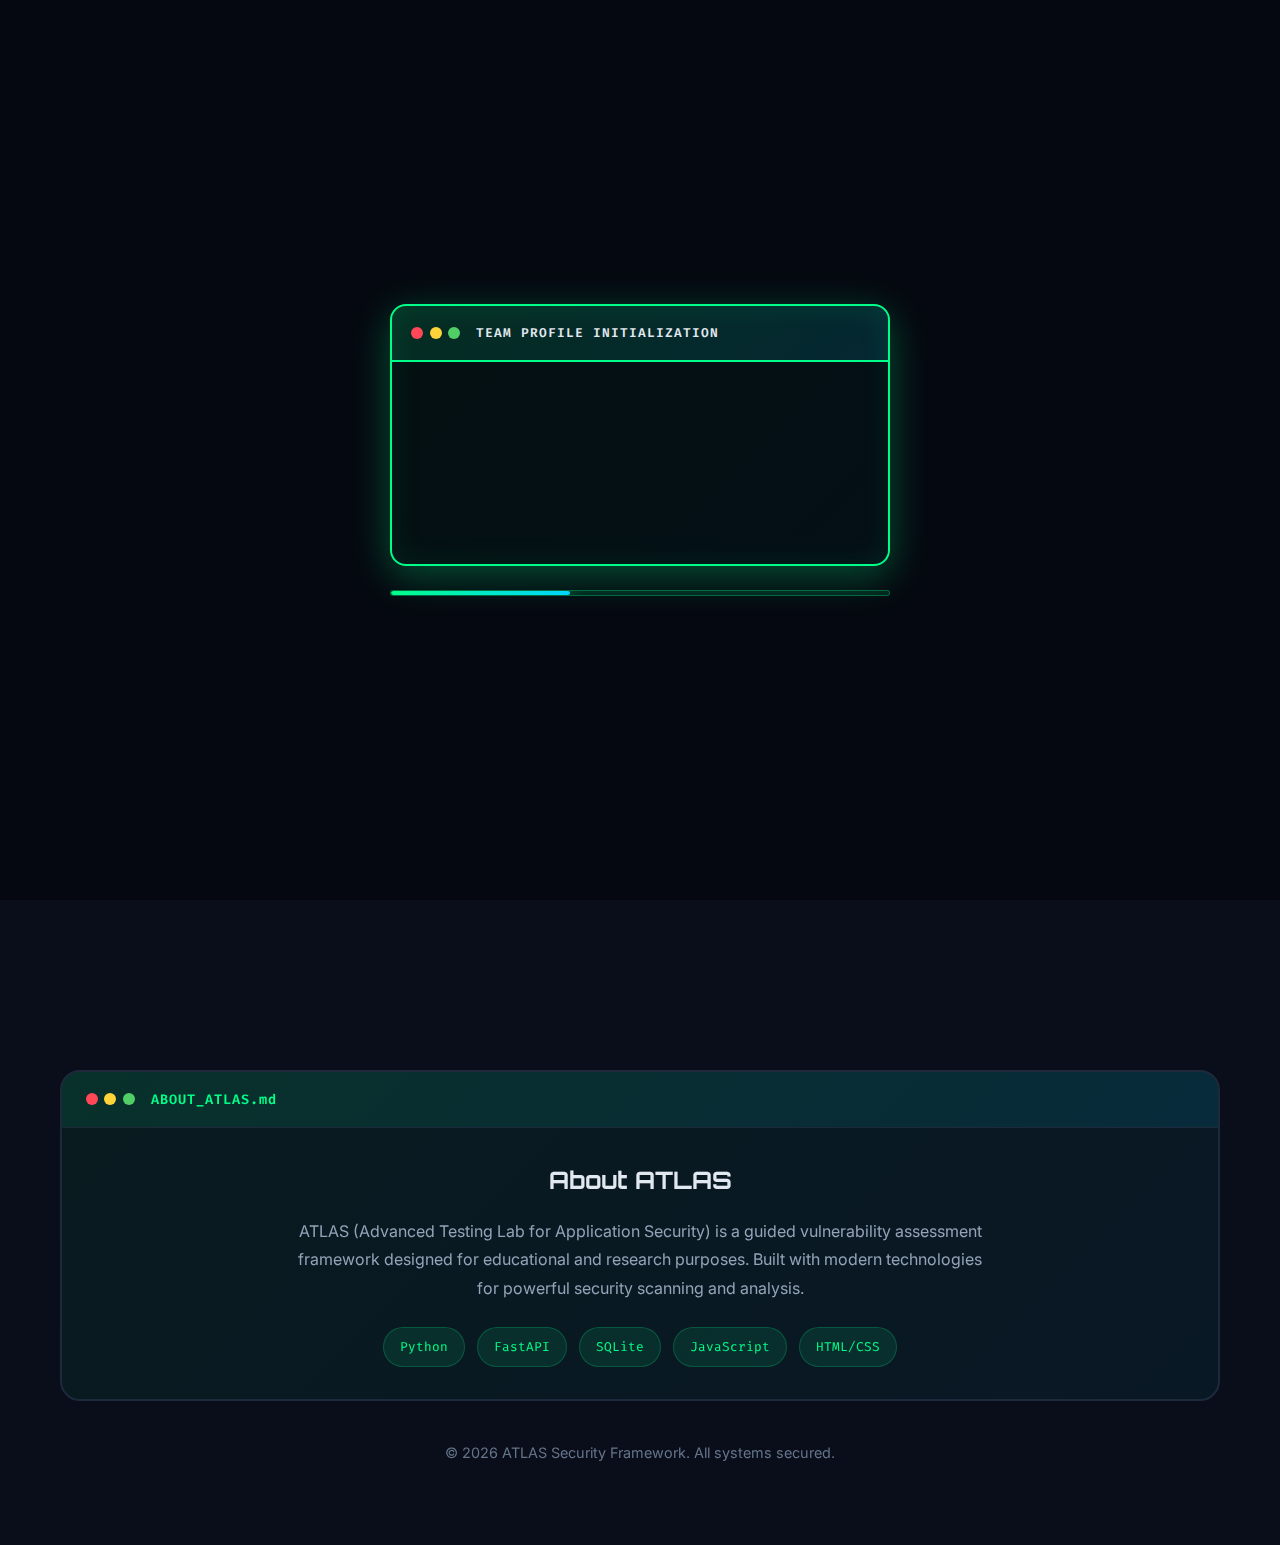
<file: web/about_team.html>
<!DOCTYPE html>
<html lang="en">

<head>
    <meta charset="UTF-8">
    <meta name="viewport" content="width=device-width, initial-scale=1.0, maximum-scale=5.0">
    <title>About Team - ATLAS</title>
    <meta name="description" content="Meet the ATLAS Security Assessment Framework team">

    <!-- Fonts -->
    <link rel="preconnect" href="https://fonts.googleapis.com">
    <link rel="preconnect" href="https://fonts.gstatic.com" crossorigin>
    <link
        href="https://fonts.googleapis.com/css2?family=Fira+Code:wght@300;400;500;600;700&family=Orbitron:wght@400;500;600;700;800;900&family=Inter:wght@300;400;500;600;700&display=swap"
        rel="stylesheet">

    <!-- Font Awesome -->
    <link rel="stylesheet" href="https://cdnjs.cloudflare.com/ajax/libs/font-awesome/6.4.0/css/all.min.css">

    <style>
        :root {
            --primary: #00ff88;
            --secondary: #00d4ff;
            --accent: #ff6b6b;
            --success: #51cf66;
            --warning: #ffd43b;
            --danger: #ff4757;
            --bg-dark: #0a0e1a;
            --bg-darker: #050810;
            --bg-card: #0f1419;
            --bg-hover: #1a1f2e;
            --border: #1e293b;
            --text-primary: #e2e8f0;
            --text-secondary: #94a3b8;
            --text-muted: #64748b;
            --gradient-1: linear-gradient(135deg, #00ff88 0%, #00d4ff 100%);
            --gradient-2: linear-gradient(135deg, #00d4ff 0%, #00ff88 100%);
            --shadow-glow: 0 0 30px rgba(0, 255, 136, 0.3);
            --shadow-glow-strong: 0 0 50px rgba(0, 255, 136, 0.5);
            --transition: 0.3s cubic-bezier(0.4, 0, 0.2, 1);
            --font-primary: 'Inter', sans-serif;
            --font-code: 'Fira Code', monospace;
            --font-tech: 'Orbitron', monospace;
        }

        * {
            margin: 0;
            padding: 0;
            box-sizing: border-box;
        }

        html {
            scroll-behavior: smooth;
        }

        body {
            font-family: var(--font-primary);
            background: var(--bg-dark);
            color: var(--text-primary);
            line-height: 1.7;
            min-height: 100vh;
            overflow-x: hidden;
        }

        /* Loader Screen */
        .loader-screen {
            position: fixed;
            top: 0;
            left: 0;
            width: 100%;
            height: 100%;
            background: var(--bg-darker);
            display: flex;
            justify-content: center;
            align-items: center;
            z-index: 10000;
            transition: opacity 0.6s ease, visibility 0.6s;
        }

        .loader-screen.hidden {
            opacity: 0;
            visibility: hidden;
        }

        .loader-container {
            max-width: 500px;
            width: 90%;
        }

        .hack-terminal {
            background: linear-gradient(135deg, rgba(0, 255, 136, 0.05) 0%, rgba(0, 212, 255, 0.05) 100%);
            border: 2px solid var(--primary);
            border-radius: 16px;
            overflow: hidden;
            box-shadow: 0 10px 40px rgba(0, 255, 136, 0.3), inset 0 0 30px rgba(0, 255, 136, 0.1);
            margin-bottom: 1.5rem;
        }

        .terminal-header {
            background: linear-gradient(135deg, rgba(0, 255, 136, 0.1) 0%, rgba(0, 212, 255, 0.1) 100%);
            padding: 1rem 1.2rem;
            display: flex;
            align-items: center;
            gap: 1rem;
            border-bottom: 2px solid var(--primary);
        }

        .terminal-dots {
            display: flex;
            gap: 0.4rem;
        }

        .dot {
            width: 12px;
            height: 12px;
            border-radius: 50%;
        }

        .dot.red {
            background: var(--danger);
        }

        .dot.yellow {
            background: var(--warning);
        }

        .dot.green {
            background: var(--success);
        }

        .terminal-title {
            color: var(--text-primary);
            font-family: var(--font-code);
            font-size: 0.8rem;
            font-weight: 600;
            letter-spacing: 1px;
        }

        .terminal-body {
            padding: 1.5rem;
            font-family: var(--font-code);
            font-size: 0.85rem;
            line-height: 1.8;
            min-height: 200px;
            background: rgba(0, 0, 0, 0.2);
        }

        .terminal-line {
            margin-bottom: 0.4rem;
            opacity: 0;
            animation: fadeInTerminal 0.5s ease forwards;
        }

        .terminal-line:nth-child(1) {
            animation-delay: 0.1s;
        }

        .terminal-line:nth-child(2) {
            animation-delay: 0.3s;
        }

        .terminal-line:nth-child(3) {
            animation-delay: 0.5s;
        }

        .terminal-line:nth-child(4) {
            animation-delay: 0.7s;
        }

        .terminal-line:nth-child(5) {
            animation-delay: 0.9s;
        }

        @keyframes fadeInTerminal {
            to {
                opacity: 1;
            }
        }

        .prompt {
            color: var(--primary);
            margin-right: 0.5rem;
        }

        .command {
            color: var(--text-primary);
        }

        .output {
            color: var(--text-secondary);
            display: block;
            margin-left: 1.5rem;
        }

        .output .success {
            color: var(--success);
        }

        .cursor {
            color: var(--primary);
            animation: blink 1s infinite;
        }

        @keyframes blink {

            0%,
            50% {
                opacity: 1;
            }

            51%,
            100% {
                opacity: 0;
            }
        }

        .loader-progress-container {
            width: 100%;
            height: 6px;
            background: rgba(0, 255, 136, 0.1);
            border-radius: 10px;
            overflow: hidden;
            border: 1px solid rgba(0, 255, 136, 0.3);
        }

        .loader-progress-bar {
            height: 100%;
            background: var(--gradient-1);
            width: 0%;
            box-shadow: 0 0 20px var(--primary);
            transition: width 0.3s ease;
            border-radius: 10px;
        }

        /* Main Page */
        .about-page {
            min-height: 100vh;
            background: var(--bg-dark);
            position: relative;
            overflow: hidden;
        }

        /* Animated Background */
        .bg-effects {
            position: fixed;
            top: 0;
            left: 0;
            width: 100%;
            height: 100%;
            z-index: 0;
            pointer-events: none;
        }

        .grid-overlay {
            position: absolute;
            top: 0;
            left: 0;
            width: 100%;
            height: 100%;
            background-image:
                linear-gradient(var(--primary) 1px, transparent 1px),
                linear-gradient(90deg, var(--primary) 1px, transparent 1px);
            background-size: 60px 60px;
            opacity: 0.03;
            animation: gridMove 30s linear infinite;
        }

        @keyframes gridMove {
            0% {
                transform: translate(0, 0);
            }

            100% {
                transform: translate(60px, 60px);
            }
        }

        .scan-line {
            position: absolute;
            top: 0;
            left: 0;
            width: 100%;
            height: 3px;
            background: var(--gradient-1);
            box-shadow: 0 0 20px var(--primary);
            animation: scanDown 4s linear infinite;
        }

        @keyframes scanDown {
            0% {
                top: -3px;
                opacity: 1;
            }

            100% {
                top: 100%;
                opacity: 0;
            }
        }

        .about-container {
            max-width: 1200px;
            margin: 0 auto;
            padding: 40px 20px;
            position: relative;
            z-index: 1;
        }

        /* Back Button */
        .back-btn {
            display: inline-flex;
            align-items: center;
            gap: 10px;
            padding: 12px 24px;
            background: rgba(0, 255, 136, 0.05);
            border: 1px solid rgba(0, 255, 136, 0.3);
            border-radius: 10px;
            color: var(--primary);
            text-decoration: none;
            font-weight: 500;
            font-family: var(--font-code);
            transition: all var(--transition);
            margin-bottom: 40px;
        }

        .back-btn:hover {
            background: rgba(0, 255, 136, 0.15);
            border-color: var(--primary);
            box-shadow: var(--shadow-glow);
            transform: translateX(-5px);
        }

        /* Header Section */
        .about-header {
            text-align: center;
            margin-bottom: 60px;
        }

        .header-badge {
            display: inline-flex;
            align-items: center;
            gap: 10px;
            padding: 10px 20px;
            background: linear-gradient(135deg, rgba(0, 255, 136, 0.15) 0%, rgba(0, 212, 255, 0.15) 100%);
            border: 1px solid rgba(0, 255, 136, 0.3);
            border-radius: 50px;
            margin-bottom: 20px;
            font-family: var(--font-code);
            font-size: 0.85rem;
            color: var(--primary);
            position: relative;
            overflow: hidden;
        }

        .header-badge::before {
            content: '';
            position: absolute;
            top: 0;
            left: -100%;
            width: 100%;
            height: 100%;
            background: linear-gradient(90deg, transparent, rgba(0, 255, 136, 0.2), transparent);
            animation: shimmer 3s infinite;
        }

        @keyframes shimmer {
            0% {
                left: -100%;
            }

            100% {
                left: 100%;
            }
        }

        .header-badge i {
            font-size: 1.1rem;
        }

        .about-logo {
            font-family: var(--font-tech);
            font-size: 3rem;
            font-weight: 800;
            background: var(--gradient-1);
            -webkit-background-clip: text;
            -webkit-text-fill-color: transparent;
            background-clip: text;
            margin-bottom: 16px;
            letter-spacing: 4px;
            text-shadow: 0 0 40px rgba(0, 255, 136, 0.5);
        }

        .about-title {
            font-size: 2rem;
            color: var(--text-primary);
            margin-bottom: 16px;
            font-weight: 600;
        }

        .about-subtitle {
            font-size: 1.1rem;
            color: var(--text-secondary);
            max-width: 600px;
            margin: 0 auto;
            line-height: 1.8;
        }

        /* Team Grid */
        .team-grid {
            display: grid;
            grid-template-columns: repeat(4, 1fr);
            gap: 24px;
            margin-bottom: 60px;
        }

        @media (max-width: 1200px) {
            .team-grid {
                grid-template-columns: repeat(2, 1fr);
            }
        }

        @media (max-width: 600px) {
            .team-grid {
                grid-template-columns: 1fr;
            }
        }

        /* Team Card */
        .team-card {
            background: linear-gradient(145deg, var(--bg-card), var(--bg-darker));
            border: 1px solid var(--border);
            border-radius: 20px;
            padding: 32px 24px;
            text-align: center;
            position: relative;
            overflow: hidden;
            transition: all var(--transition);
        }

        .team-card::before {
            content: '';
            position: absolute;
            top: 0;
            left: 0;
            right: 0;
            height: 3px;
            background: var(--gradient-1);
            opacity: 0;
            transition: opacity var(--transition);
        }

        .team-card::after {
            content: '';
            position: absolute;
            top: -50%;
            left: -50%;
            width: 200%;
            height: 200%;
            background: radial-gradient(circle, rgba(0, 255, 136, 0.1) 0%, transparent 70%);
            opacity: 0;
            transition: opacity var(--transition);
            pointer-events: none;
        }

        .team-card:hover {
            transform: translateY(-10px);
            border-color: var(--primary);
            box-shadow: 0 20px 60px rgba(0, 255, 136, 0.2), 0 0 40px rgba(0, 255, 136, 0.1);
        }

        .team-card:hover::before,
        .team-card:hover::after {
            opacity: 1;
        }

        .team-avatar {
            width: 100px;
            height: 100px;
            border-radius: 50%;
            background: linear-gradient(135deg, var(--primary), var(--secondary));
            display: flex;
            align-items: center;
            justify-content: center;
            margin: 0 auto 20px;
            font-size: 2.5rem;
            position: relative;
            box-shadow: 0 8px 30px rgba(0, 255, 136, 0.4);
        }

        .team-avatar::before {
            content: '';
            position: absolute;
            inset: -4px;
            border-radius: 50%;
            background: var(--gradient-1);
            z-index: -1;
            opacity: 0.5;
            animation: pulse-ring 2s ease-out infinite;
        }

        @keyframes pulse-ring {
            0% {
                transform: scale(1);
                opacity: 0.5;
            }

            100% {
                transform: scale(1.2);
                opacity: 0;
            }
        }

        .team-name {
            font-size: 1.4rem;
            font-weight: 700;
            color: var(--text-primary);
            margin-bottom: 8px;
            font-family: var(--font-tech);
            letter-spacing: 1px;
        }

        .team-role {
            font-size: 0.9rem;
            color: var(--primary);
            margin-bottom: 16px;
            font-weight: 600;
            font-family: var(--font-code);
            text-transform: uppercase;
            letter-spacing: 1px;
        }

        .team-bio {
            font-size: 0.95rem;
            color: var(--text-secondary);
            line-height: 1.7;
            margin-bottom: 24px;
        }

        .team-social {
            display: flex;
            justify-content: center;
            gap: 16px;
        }

        .social-link {
            width: 44px;
            height: 44px;
            border-radius: 12px;
            background: rgba(0, 255, 136, 0.05);
            border: 1px solid rgba(0, 255, 136, 0.2);
            display: flex;
            align-items: center;
            justify-content: center;
            color: var(--text-secondary);
            text-decoration: none;
            transition: all var(--transition);
            font-size: 1.1rem;
        }

        .social-link:hover {
            background: var(--primary);
            border-color: var(--primary);
            color: var(--bg-dark);
            transform: translateY(-3px);
            box-shadow: 0 10px 30px rgba(0, 255, 136, 0.4);
        }

        /* Project Info Section */
        .project-info {
            background: linear-gradient(135deg, rgba(0, 255, 136, 0.05) 0%, rgba(0, 212, 255, 0.05) 100%);
            border: 2px solid var(--border);
            border-radius: 20px;
            overflow: hidden;
            position: relative;
        }

        .project-header {
            background: linear-gradient(135deg, rgba(0, 255, 136, 0.1) 0%, rgba(0, 212, 255, 0.1) 100%);
            padding: 1rem 1.5rem;
            display: flex;
            align-items: center;
            gap: 1rem;
            border-bottom: 1px solid var(--border);
        }

        .project-dots {
            display: flex;
            gap: 0.4rem;
        }

        .project-title {
            color: var(--primary);
            font-family: var(--font-code);
            font-size: 0.85rem;
            font-weight: 600;
            letter-spacing: 1px;
        }

        .project-body {
            padding: 2rem;
            text-align: center;
        }

        .project-body h3 {
            font-size: 1.5rem;
            color: var(--text-primary);
            margin-bottom: 16px;
            font-family: var(--font-tech);
        }

        .project-body p {
            color: var(--text-secondary);
            max-width: 700px;
            margin: 0 auto;
            line-height: 1.8;
        }

        .tech-stack {
            display: flex;
            justify-content: center;
            gap: 12px;
            margin-top: 24px;
            flex-wrap: wrap;
        }

        .tech-tag {
            padding: 8px 16px;
            background: rgba(0, 255, 136, 0.1);
            border: 1px solid rgba(0, 255, 136, 0.2);
            border-radius: 20px;
            font-family: var(--font-code);
            font-size: 0.8rem;
            color: var(--primary);
        }

        /* Footer */
        .page-footer {
            text-align: center;
            padding: 40px 20px;
            color: var(--text-muted);
            font-size: 0.9rem;
        }

        .page-footer a {
            color: var(--primary);
            text-decoration: none;
        }

        /* Responsive */
        @media (max-width: 768px) {
            .about-logo {
                font-size: 2rem;
            }

            .about-title {
                font-size: 1.5rem;
            }

            .team-grid {
                grid-template-columns: 1fr;
            }

            .about-container {
                padding: 20px 16px;
            }
        }
    </style>
</head>

<body>
    <!-- Loader Screen -->
    <div class="loader-screen" id="loader">
        <div class="loader-container">
            <div class="hack-terminal">
                <div class="terminal-header">
                    <div class="terminal-dots">
                        <span class="dot red"></span>
                        <span class="dot yellow"></span>
                        <span class="dot green"></span>
                    </div>
                    <div class="terminal-title">TEAM PROFILE INITIALIZATION</div>
                </div>
                <div class="terminal-body">
                    <div class="terminal-line">
                        <span class="prompt">atlas@security:~$</span>
                        <span class="command">./load_team_data.sh</span>
                    </div>
                    <div class="terminal-line">
                        <span class="output">[INFO] Loading team profiles...</span>
                    </div>
                    <div class="terminal-line">
                        <span class="output">[INFO] Fetching credentials: <span class="success">VERIFIED</span></span>
                    </div>
                    <div class="terminal-line">
                        <span class="output">[INFO] Security clearance: <span class="success">GRANTED</span></span>
                    </div>
                    <div class="terminal-line">
                        <span class="output success">[SUCCESS] Team data loaded. Access authorized.</span>
                    </div>
                </div>
            </div>
            <div class="loader-progress-container">
                <div class="loader-progress-bar" id="loaderProgress"></div>
            </div>
        </div>
    </div>

    <div class="about-page">
        <!-- Background Effects -->
        <div class="bg-effects">
            <div class="grid-overlay"></div>
            <div class="scan-line"></div>
        </div>

        <div class="about-container">
            <a href="/" class="back-btn">
                <i class="fas fa-arrow-left"></i>
                <span>Back to Dashboard</span>
            </a>

            <header class="about-header">
                <div class="header-badge">
                    <i class="fas fa-shield-alt"></i>
                    <span>ELITE SECURITY TEAM</span>
                </div>
                <div class="about-logo">ATLAS</div>
                <h1 class="about-title">Meet Our Team</h1>
                <p class="about-subtitle">
                    The passionate security researchers behind the Advanced Testing Lab for Application Security
                    framework.
                </p>
            </header>

            <div class="team-grid">
                <!-- Team Member 1 -->
                <div class="team-card">
                    <div class="team-avatar">👨‍💻</div>
                    <h3 class="team-name">Abhinav Patel</h3>
                    <p class="team-role">Cybersecurity x AI Engineer</p>
                    <p class="team-bio">
                        Cybersecurity engineer with an AI twist. I break things (ethically), fix them properly, and
                        occasionally teach machines to spot trouble faster than humans can.
                    </p>
                    <div class="team-social">
                        <a href="https://github.com/b1tw1z" class="social-link" title="GitHub" target="_blank">
                            <i class="fab fa-github"></i>
                        </a>
                        <a href="https://www.linkedin.com/in/abhinav-io/" class="social-link" title="LinkedIn"
                            target="_blank">
                            <i class="fab fa-linkedin-in"></i>
                        </a>
                    </div>
                </div>

                <!-- Team Member 2 -->
                <div class="team-card">
                    <div class="team-avatar">🕵🏻‍♂️</div>
                    <h3 class="team-name">Aryan Upadhyay</h3>
                    <p class="team-role">Security Researcher</p>
                    <p class="team-bio">
                        Expert in web application vulnerabilities and penetration testing. Professional overthinker of
                        security flaws.
                    </p>
                    <div class="team-social">
                        <a href="https://github.com/GitHuntr" class="social-link" title="GitHub" target="_blank">
                            <i class="fab fa-github"></i>
                        </a>
                        <a href="https://www.linkedin.com/in/aryan-upadhyay-2ba98b28a/" class="social-link"
                            title="LinkedIn" target="_blank">
                            <i class="fab fa-linkedin-in"></i>
                        </a>
                    </div>
                </div>

                <!-- Team Member 3 -->
                <div class="team-card">
                    <div class="team-avatar"><i class="fas fa-shield-alt"></i></div>
                    <h3 class="team-name">Team Member 3</h3>
                    <p class="team-role">UI/UX Designer</p>
                    <p class="team-bio">
                        Creates intuitive interfaces for security tools. Believes great security tools should be easy to
                        use.
                    </p>
                    <div class="team-social">
                        <a href="#" class="social-link" title="GitHub">
                            <i class="fab fa-github"></i>
                        </a>
                        <a href="#" class="social-link" title="LinkedIn">
                            <i class="fab fa-linkedin-in"></i>
                        </a>
                    </div>
                </div>

                <!-- Team Member 4 -->
                <div class="team-card">
                    <div class="team-avatar">🔐</div>
                    <h3 class="team-name">Team Member 4</h3>
                    <p class="team-role">Backend Engineer</p>
                    <p class="team-bio">
                        Builds robust and secure backend systems. Focused on performance and reliability.
                    </p>
                    <div class="team-social">
                        <a href="#" class="social-link" title="GitHub">
                            <i class="fab fa-github"></i>
                        </a>
                        <a href="#" class="social-link" title="LinkedIn">
                            <i class="fab fa-linkedin-in"></i>
                        </a>
                    </div>
                </div>
            </div>

            <!-- Project Info -->
            <div class="project-info">
                <div class="project-header">
                    <div class="project-dots">
                        <span class="dot red"></span>
                        <span class="dot yellow"></span>
                        <span class="dot green"></span>
                    </div>
                    <div class="project-title">ABOUT_ATLAS.md</div>
                </div>
                <div class="project-body">
                    <h3>About ATLAS</h3>
                    <p>
                        ATLAS (Advanced Testing Lab for Application Security) is a guided vulnerability assessment
                        framework designed for educational and research purposes. Built with modern technologies for
                        powerful security scanning and analysis.
                    </p>
                    <div class="tech-stack">
                        <span class="tech-tag">Python</span>
                        <span class="tech-tag">FastAPI</span>
                        <span class="tech-tag">SQLite</span>
                        <span class="tech-tag">JavaScript</span>
                        <span class="tech-tag">HTML/CSS</span>
                    </div>
                </div>
            </div>

            <footer class="page-footer">
                <p>© 2026 ATLAS Security Framework. All systems secured.</p>
            </footer>
        </div>
    </div>

    <script>
        // Loader Animation
        document.addEventListener('DOMContentLoaded', function () {
            const loader = document.getElementById('loader');
            const progressBar = document.getElementById('loaderProgress');
            let progress = 0;

            const interval = setInterval(() => {
                progress += Math.random() * 15;
                if (progress >= 100) {
                    progress = 100;
                    clearInterval(interval);
                    setTimeout(() => {
                        loader.classList.add('hidden');
                    }, 300);
                }
                progressBar.style.width = progress + '%';
            }, 150);
        });

        // Add stagger animation to team cards
        document.querySelectorAll('.team-card').forEach((card, index) => {
            card.style.animationDelay = `${index * 0.1}s`;
            card.style.opacity = '0';
            card.style.transform = 'translateY(30px)';

            setTimeout(() => {
                card.style.transition = 'all 0.6s cubic-bezier(0.4, 0, 0.2, 1)';
                card.style.opacity = '1';
                card.style.transform = 'translateY(0)';
            }, 1500 + (index * 100));
        });
    </script>
</body>

</html>
</file>
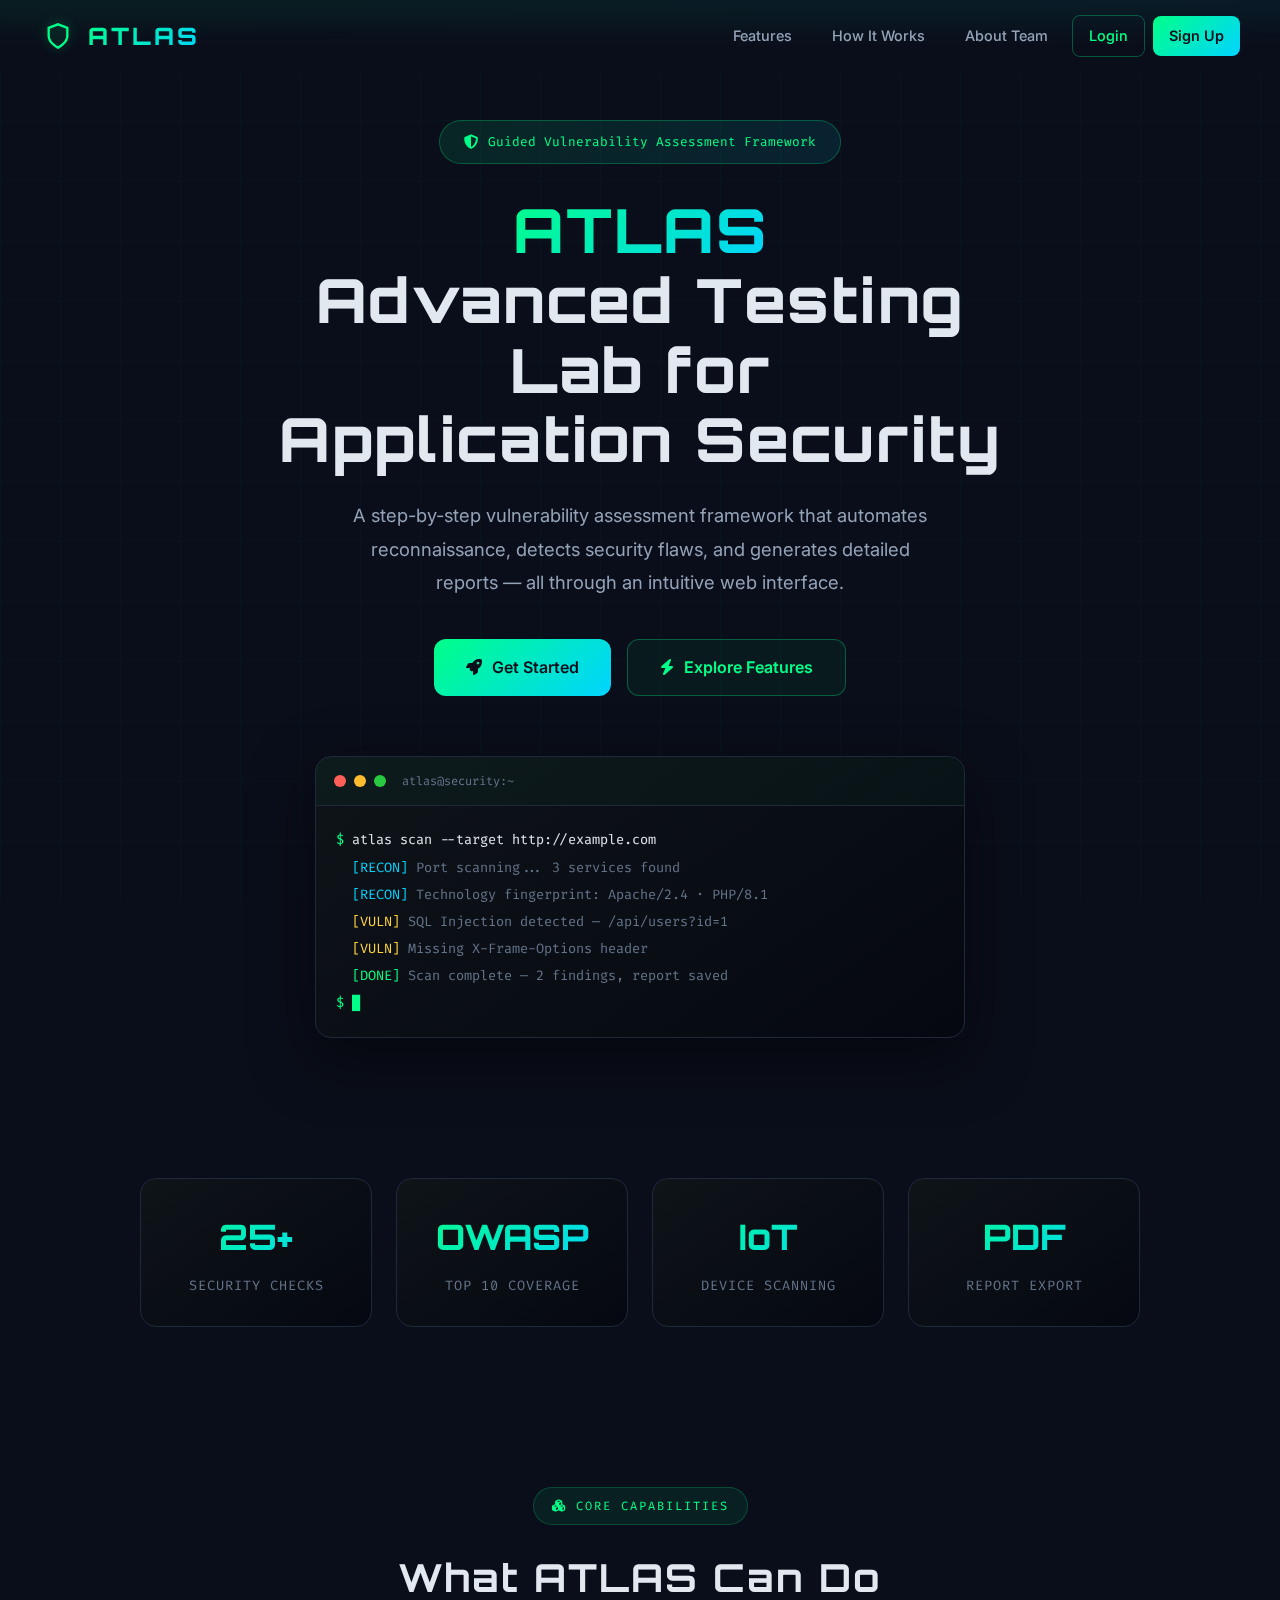
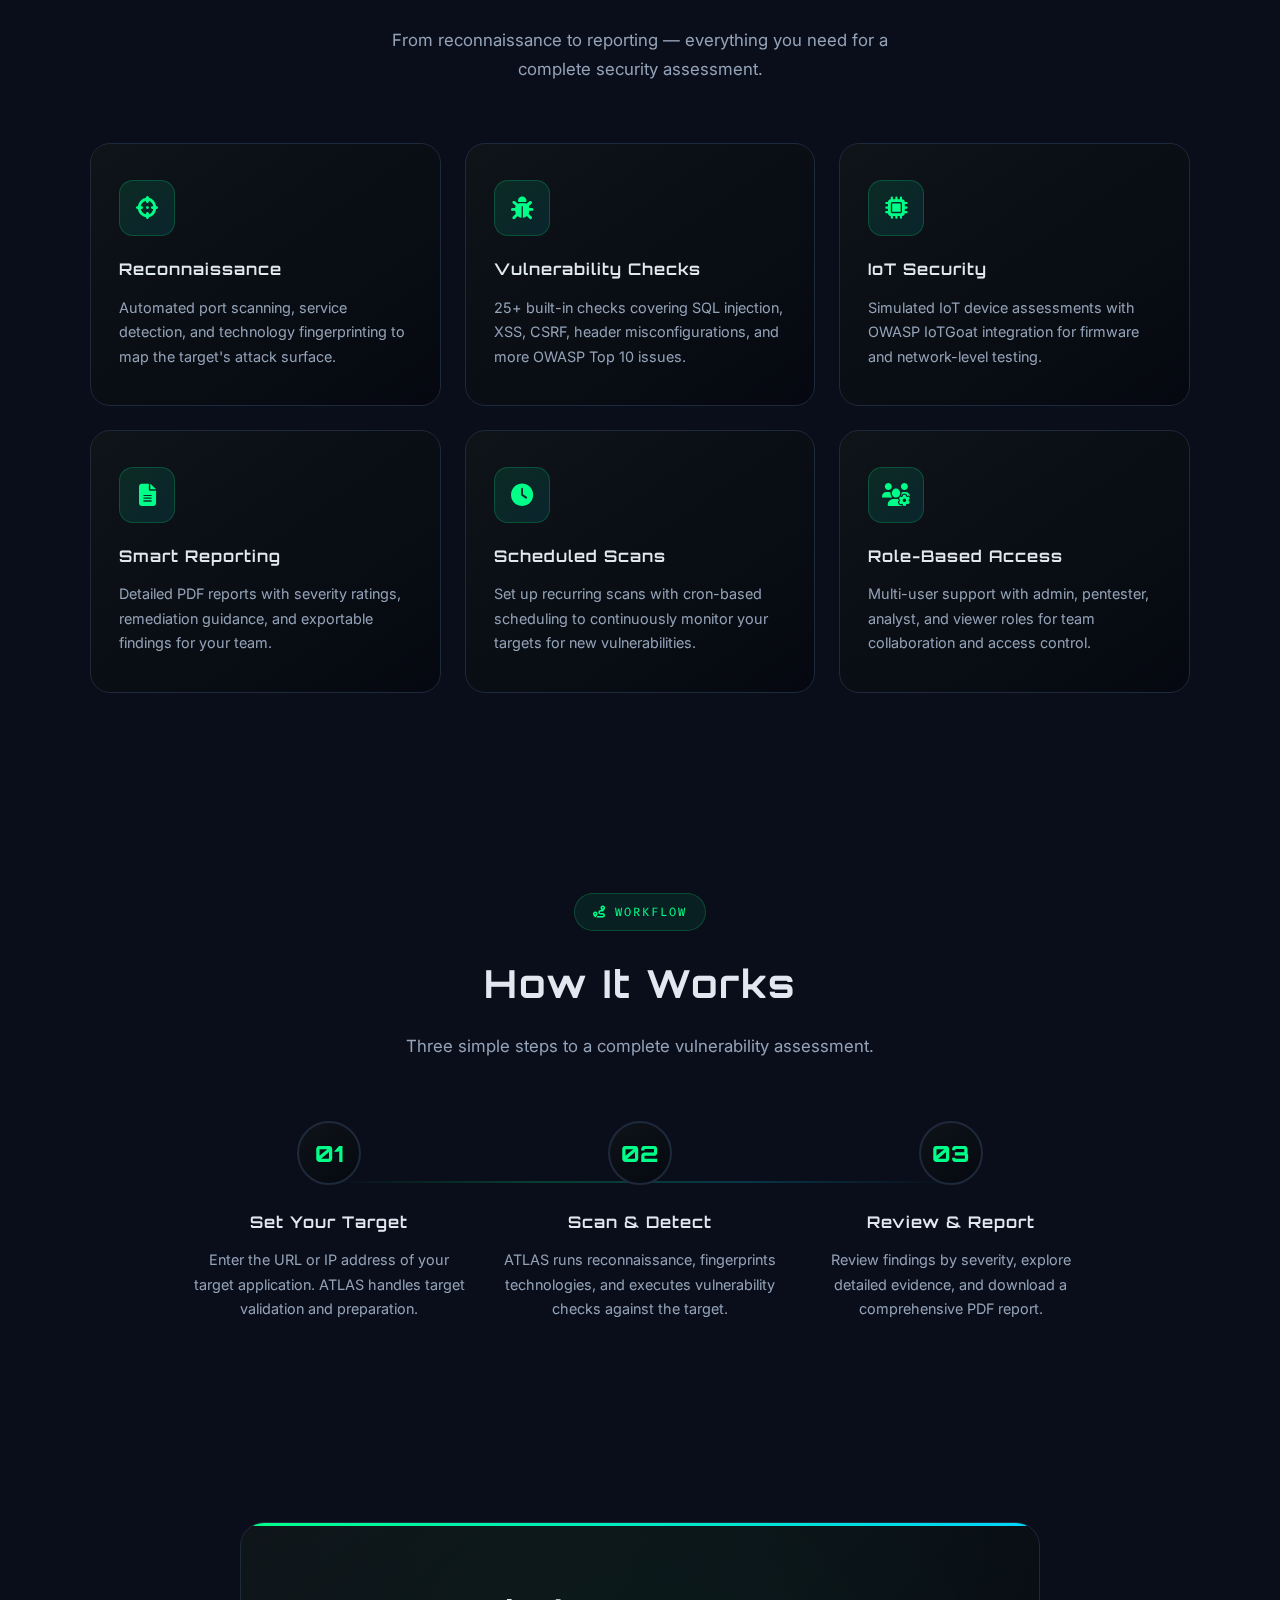
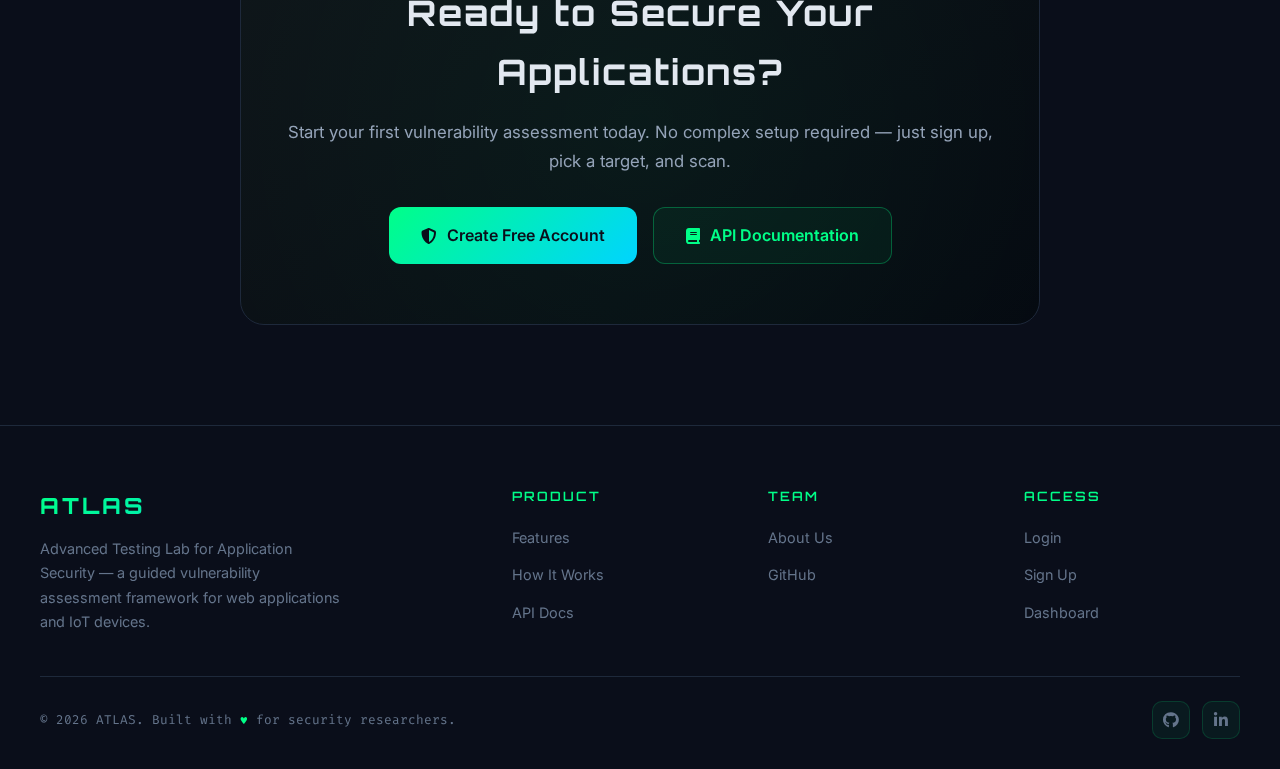
<file: web/landing.html>
<!DOCTYPE html>
<html lang="en">

<head>
    <meta charset="UTF-8">
    <meta name="viewport" content="width=device-width, initial-scale=1.0">
    <title>ATLAS — Advanced Testing Lab for Application Security</title>
    <meta name="description"
        content="ATLAS is a guided vulnerability assessment framework for web applications and IoT devices. Scan, detect, and report security flaws with ease.">

    <!-- Fonts -->
    <link rel="preconnect" href="https://fonts.googleapis.com">
    <link rel="preconnect" href="https://fonts.gstatic.com" crossorigin>
    <link
        href="https://fonts.googleapis.com/css2?family=Fira+Code:wght@400;500;600&family=Orbitron:wght@500;600;700;800;900&family=Inter:wght@300;400;500;600;700&display=swap"
        rel="stylesheet">
    <link rel="stylesheet" href="https://cdnjs.cloudflare.com/ajax/libs/font-awesome/6.4.0/css/all.min.css">
    <link rel="icon" type="image/svg+xml" href="/static/assets/favicon.svg">

    <style>
        /* ===== RESET & VARIABLES ===== */
        :root {
            --primary: #00ff88;
            --secondary: #00d4ff;
            --accent: #ff6b6b;
            --bg-dark: #0a0e1a;
            --bg-darker: #050810;
            --bg-card: #0f1419;
            --border: #1e293b;
            --text-primary: #e2e8f0;
            --text-secondary: #94a3b8;
            --text-muted: #64748b;
            --gradient-main: linear-gradient(135deg, #00ff88, #00d4ff);
            --gradient-card: linear-gradient(145deg, #0f1419, #050810);
            --font-primary: 'Inter', sans-serif;
            --font-code: 'Fira Code', monospace;
            --font-tech: 'Orbitron', monospace;
        }

        *,
        *::before,
        *::after {
            margin: 0;
            padding: 0;
            box-sizing: border-box;
        }

        html {
            scroll-behavior: smooth;
        }

        body {
            font-family: var(--font-primary);
            background: var(--bg-dark);
            color: var(--text-primary);
            line-height: 1.7;
            overflow-x: hidden;
        }

        a {
            text-decoration: none;
            color: inherit;
        }

        /* ===== ANIMATED BACKGROUND ===== */
        .bg-effects {
            position: fixed;
            top: 0;
            left: 0;
            width: 100%;
            height: 100%;
            z-index: 0;
            pointer-events: none;
        }

        .grid-overlay {
            position: absolute;
            width: 100%;
            height: 100%;
            background-image:
                linear-gradient(var(--primary) 1px, transparent 1px),
                linear-gradient(90deg, var(--primary) 1px, transparent 1px);
            background-size: 60px 60px;
            opacity: 0.025;
            animation: gridMove 30s linear infinite;
        }

        @keyframes gridMove {
            from {
                transform: translate(0, 0);
            }

            to {
                transform: translate(60px, 60px);
            }
        }

        .scan-line {
            position: absolute;
            top: 0;
            left: 0;
            width: 100%;
            height: 3px;
            background: var(--gradient-main);
            box-shadow: 0 0 20px var(--primary);
            animation: scanDown 5s linear infinite;
        }

        @keyframes scanDown {
            0% {
                top: -3px;
                opacity: 1;
            }

            100% {
                top: 100%;
                opacity: 0;
            }
        }

        /* Floating particles */
        .particles {
            position: fixed;
            top: 0;
            left: 0;
            width: 100%;
            height: 100%;
            pointer-events: none;
            z-index: 0;
        }

        .particle {
            position: absolute;
            width: 3px;
            height: 3px;
            background: var(--primary);
            border-radius: 50%;
            animation: floatUp 10s infinite;
            opacity: 0;
        }

        .particle:nth-child(1) {
            left: 8%;
            animation-delay: 0s;
        }

        .particle:nth-child(2) {
            left: 18%;
            animation-delay: 1.2s;
        }

        .particle:nth-child(3) {
            left: 28%;
            animation-delay: 2.4s;
        }

        .particle:nth-child(4) {
            left: 42%;
            animation-delay: 0.8s;
        }

        .particle:nth-child(5) {
            left: 55%;
            animation-delay: 3.5s;
        }

        .particle:nth-child(6) {
            left: 65%;
            animation-delay: 1.8s;
        }

        .particle:nth-child(7) {
            left: 75%;
            animation-delay: 4s;
        }

        .particle:nth-child(8) {
            left: 88%;
            animation-delay: 2s;
        }

        .particle:nth-child(9) {
            left: 95%;
            animation-delay: 0.5s;
        }

        .particle:nth-child(10) {
            left: 35%;
            animation-delay: 3s;
        }

        @keyframes floatUp {
            0% {
                transform: translateY(100vh) scale(0);
                opacity: 0;
            }

            10% {
                opacity: 0.8;
            }

            90% {
                opacity: 0.6;
            }

            100% {
                transform: translateY(-100vh) scale(1);
                opacity: 0;
            }
        }

        /* ===== CONTAINER ===== */
        .container {
            max-width: 1200px;
            margin: 0 auto;
            padding: 0 24px;
            position: relative;
            z-index: 1;
        }

        /* ===== HEADER / NAVBAR ===== */
        .navbar {
            position: fixed;
            top: 0;
            left: 0;
            right: 0;
            z-index: 1000;
            padding: 0 24px;
            transition: all 0.3s ease;
            background: rgba(10, 14, 26, 0.6);
            backdrop-filter: blur(20px);
            -webkit-backdrop-filter: blur(20px);
            border-bottom: 1px solid transparent;
        }

        .navbar.scrolled {
            background: rgba(10, 14, 26, 0.95);
            border-bottom: 1px solid var(--border);
            box-shadow: 0 4px 30px rgba(0, 0, 0, 0.4);
        }

        .navbar-inner {
            max-width: 1200px;
            margin: 0 auto;
            display: flex;
            align-items: center;
            justify-content: space-between;
            height: 72px;
        }

        .navbar-logo {
            display: flex;
            align-items: center;
            gap: 12px;
        }

        .navbar-logo-icon {
            width: 36px;
            height: 36px;
            display: flex;
            align-items: center;
            justify-content: center;
        }

        .navbar-logo-icon svg {
            stroke: var(--primary);
            filter: drop-shadow(0 0 6px rgba(0, 255, 136, 0.4));
        }

        .navbar-logo-text {
            font-family: var(--font-tech);
            font-size: 1.5rem;
            font-weight: 800;
            background: var(--gradient-main);
            -webkit-background-clip: text;
            -webkit-text-fill-color: transparent;
            background-clip: text;
            letter-spacing: 3px;
        }

        .navbar-links {
            display: flex;
            align-items: center;
            gap: 8px;
            list-style: none;
        }

        .navbar-links a {
            padding: 8px 16px;
            border-radius: 8px;
            font-size: 0.9rem;
            font-weight: 500;
            color: var(--text-secondary);
            transition: all 0.3s ease;
        }

        .navbar-links a:hover {
            color: var(--primary);
            background: rgba(0, 255, 136, 0.05);
        }

        .navbar-links .btn-nav-login {
            color: var(--primary);
            border: 1px solid rgba(0, 255, 136, 0.3);
        }

        .navbar-links .btn-nav-login:hover {
            background: rgba(0, 255, 136, 0.1);
            border-color: var(--primary);
            box-shadow: 0 0 15px rgba(0, 255, 136, 0.2);
        }

        .navbar-links .btn-nav-signup {
            background: var(--gradient-main);
            color: var(--bg-dark);
            font-weight: 600;
            border: none;
        }

        .navbar-links .btn-nav-signup:hover {
            box-shadow: 0 4px 20px rgba(0, 255, 136, 0.4);
            transform: translateY(-1px);
        }

        /* Mobile menu toggle */
        .mobile-toggle {
            display: none;
            flex-direction: column;
            gap: 5px;
            background: none;
            border: none;
            cursor: pointer;
            padding: 4px;
        }

        .mobile-toggle span {
            width: 24px;
            height: 2px;
            background: var(--text-primary);
            border-radius: 2px;
            transition: all 0.3s;
        }

        /* ===== HERO SECTION ===== */
        .hero {
            min-height: 100vh;
            display: flex;
            align-items: center;
            justify-content: center;
            text-align: center;
            padding: 120px 24px 80px;
            position: relative;
        }

        .hero-content {
            max-width: 800px;
            animation: fadeSlideUp 1s cubic-bezier(0.4, 0, 0.2, 1);
        }

        @keyframes fadeSlideUp {
            from {
                opacity: 0;
                transform: translateY(50px);
            }

            to {
                opacity: 1;
                transform: translateY(0);
            }
        }

        .hero-badge {
            display: inline-flex;
            align-items: center;
            gap: 10px;
            padding: 10px 24px;
            background: linear-gradient(135deg, rgba(0, 255, 136, 0.1), rgba(0, 212, 255, 0.1));
            border: 1px solid rgba(0, 255, 136, 0.25);
            border-radius: 50px;
            font-family: var(--font-code);
            font-size: 0.8rem;
            color: var(--primary);
            margin-bottom: 32px;
            position: relative;
            overflow: hidden;
        }

        .hero-badge::before {
            content: '';
            position: absolute;
            top: 0;
            left: -100%;
            width: 100%;
            height: 100%;
            background: linear-gradient(90deg, transparent, rgba(0, 255, 136, 0.15), transparent);
            animation: shimmer 3s infinite;
        }

        @keyframes shimmer {
            to {
                left: 100%;
            }
        }

        .hero-badge i {
            font-size: 0.9rem;
        }

        .hero h1 {
            font-family: var(--font-tech);
            font-size: clamp(2.2rem, 5vw, 3.8rem);
            font-weight: 800;
            line-height: 1.15;
            margin-bottom: 24px;
            letter-spacing: 2px;
        }

        .hero h1 .gradient-text {
            background: var(--gradient-main);
            -webkit-background-clip: text;
            -webkit-text-fill-color: transparent;
            background-clip: text;
        }

        .hero-subtitle {
            font-size: 1.15rem;
            color: var(--text-secondary);
            max-width: 600px;
            margin: 0 auto 40px;
            line-height: 1.8;
        }

        .hero-actions {
            display: flex;
            gap: 16px;
            justify-content: center;
            flex-wrap: wrap;
        }

        .btn {
            display: inline-flex;
            align-items: center;
            gap: 10px;
            padding: 14px 32px;
            border-radius: 12px;
            font-size: 1rem;
            font-weight: 600;
            cursor: pointer;
            transition: all 0.3s ease;
            border: none;
            text-decoration: none;
        }

        .btn-primary {
            background: var(--gradient-main);
            color: var(--bg-dark);
        }

        .btn-primary:hover {
            transform: translateY(-3px);
            box-shadow: 0 10px 40px rgba(0, 255, 136, 0.4);
        }

        .btn-secondary {
            background: rgba(0, 255, 136, 0.05);
            color: var(--primary);
            border: 1px solid rgba(0, 255, 136, 0.3);
        }

        .btn-secondary:hover {
            background: rgba(0, 255, 136, 0.1);
            border-color: var(--primary);
            transform: translateY(-3px);
            box-shadow: 0 10px 40px rgba(0, 255, 136, 0.15);
        }

        /* Terminal preview in hero */
        .hero-terminal {
            margin-top: 60px;
            max-width: 650px;
            margin-left: auto;
            margin-right: auto;
            text-align: left;
            background: var(--gradient-card);
            border: 1px solid var(--border);
            border-radius: 16px;
            overflow: hidden;
            animation: fadeSlideUp 1s 0.3s cubic-bezier(0.4, 0, 0.2, 1) backwards;
            box-shadow: 0 20px 60px rgba(0, 0, 0, 0.5);
        }

        .hero-terminal:hover {
            border-color: rgba(0, 255, 136, 0.3);
            box-shadow: 0 20px 60px rgba(0, 0, 0, 0.5), 0 0 40px rgba(0, 255, 136, 0.1);
        }

        .terminal-bar {
            display: flex;
            align-items: center;
            gap: 8px;
            padding: 14px 18px;
            background: rgba(0, 255, 136, 0.03);
            border-bottom: 1px solid var(--border);
        }

        .terminal-dot {
            width: 12px;
            height: 12px;
            border-radius: 50%;
        }

        .terminal-dot.red {
            background: #ff5f57;
        }

        .terminal-dot.yellow {
            background: #febc2e;
        }

        .terminal-dot.green {
            background: #28c840;
        }

        .terminal-title {
            margin-left: 8px;
            font-family: var(--font-code);
            font-size: 0.75rem;
            color: var(--text-muted);
        }

        .terminal-body {
            padding: 20px;
            font-family: var(--font-code);
            font-size: 0.85rem;
            line-height: 2;
        }

        .terminal-body .prompt {
            color: var(--primary);
        }

        .terminal-body .cmd {
            color: var(--text-primary);
        }

        .terminal-body .output {
            color: var(--text-muted);
            display: block;
            padding-left: 1rem;
        }

        .terminal-body .success {
            color: var(--primary);
        }

        .terminal-body .info {
            color: var(--secondary);
        }

        .terminal-body .warn {
            color: #ffd43b;
        }

        .terminal-cursor {
            color: var(--primary);
            animation: blink 1s infinite;
        }

        @keyframes blink {

            0%,
            50% {
                opacity: 1;
            }

            51%,
            100% {
                opacity: 0;
            }
        }

        /* ===== STATS BAR ===== */
        .stats-bar {
            padding: 60px 24px;
            position: relative;
            z-index: 1;
        }

        .stats-grid {
            max-width: 1000px;
            margin: 0 auto;
            display: grid;
            grid-template-columns: repeat(4, 1fr);
            gap: 24px;
        }

        .stat-item {
            text-align: center;
            padding: 28px 16px;
            background: var(--gradient-card);
            border: 1px solid var(--border);
            border-radius: 16px;
            transition: all 0.3s ease;
            position: relative;
            overflow: hidden;
        }

        .stat-item::before {
            content: '';
            position: absolute;
            top: 0;
            left: 0;
            right: 0;
            height: 2px;
            background: var(--gradient-main);
            opacity: 0;
            transition: opacity 0.3s;
        }

        .stat-item:hover {
            border-color: rgba(0, 255, 136, 0.3);
            transform: translateY(-4px);
            box-shadow: 0 10px 30px rgba(0, 255, 136, 0.1);
        }

        .stat-item:hover::before {
            opacity: 1;
        }

        .stat-number {
            font-family: var(--font-tech);
            font-size: 2.2rem;
            font-weight: 800;
            background: var(--gradient-main);
            -webkit-background-clip: text;
            -webkit-text-fill-color: transparent;
            background-clip: text;
            margin-bottom: 8px;
        }

        .stat-label {
            font-size: 0.85rem;
            color: var(--text-muted);
            font-family: var(--font-code);
            text-transform: uppercase;
            letter-spacing: 1px;
        }

        /* ===== FEATURES SECTION ===== */
        .features {
            padding: 100px 24px;
            position: relative;
            z-index: 1;
        }

        .section-header {
            text-align: center;
            margin-bottom: 60px;
        }

        .section-badge {
            display: inline-flex;
            align-items: center;
            gap: 8px;
            padding: 8px 18px;
            background: rgba(0, 255, 136, 0.08);
            border: 1px solid rgba(0, 255, 136, 0.2);
            border-radius: 50px;
            font-family: var(--font-code);
            font-size: 0.75rem;
            color: var(--primary);
            text-transform: uppercase;
            letter-spacing: 2px;
            margin-bottom: 20px;
        }

        .section-title {
            font-family: var(--font-tech);
            font-size: clamp(1.6rem, 3vw, 2.4rem);
            font-weight: 700;
            letter-spacing: 2px;
            margin-bottom: 16px;
        }

        .section-subtitle {
            color: var(--text-secondary);
            max-width: 550px;
            margin: 0 auto;
            font-size: 1.05rem;
        }

        .features-grid {
            display: grid;
            grid-template-columns: repeat(auto-fit, minmax(260px, 1fr));
            gap: 24px;
            max-width: 1100px;
            margin: 0 auto;
        }

        .feature-card {
            background: var(--gradient-card);
            border: 1px solid var(--border);
            border-radius: 20px;
            padding: 36px 28px;
            position: relative;
            overflow: hidden;
            transition: all 0.3s ease;
        }

        .feature-card::before {
            content: '';
            position: absolute;
            top: 0;
            left: 0;
            right: 0;
            height: 3px;
            background: var(--gradient-main);
            opacity: 0;
            transition: opacity 0.3s;
        }

        .feature-card:hover {
            transform: translateY(-8px);
            border-color: rgba(0, 255, 136, 0.3);
            box-shadow: 0 20px 50px rgba(0, 255, 136, 0.1);
        }

        .feature-card:hover::before {
            opacity: 1;
        }

        .feature-icon {
            width: 56px;
            height: 56px;
            border-radius: 14px;
            background: linear-gradient(135deg, rgba(0, 255, 136, 0.1), rgba(0, 212, 255, 0.1));
            border: 1px solid rgba(0, 255, 136, 0.2);
            display: flex;
            align-items: center;
            justify-content: center;
            margin-bottom: 20px;
            font-size: 1.4rem;
            color: var(--primary);
            transition: all 0.3s;
        }

        .feature-card:hover .feature-icon {
            background: var(--gradient-main);
            color: var(--bg-dark);
            border-color: transparent;
            box-shadow: 0 8px 25px rgba(0, 255, 136, 0.3);
        }

        .feature-card h3 {
            font-family: var(--font-tech);
            font-size: 1rem;
            font-weight: 600;
            letter-spacing: 1px;
            margin-bottom: 12px;
            color: var(--text-primary);
        }

        .feature-card p {
            color: var(--text-secondary);
            font-size: 0.9rem;
            line-height: 1.7;
        }

        /* ===== HOW IT WORKS ===== */
        .how-it-works {
            padding: 100px 24px;
            position: relative;
            z-index: 1;
        }

        .steps-container {
            max-width: 900px;
            margin: 0 auto;
            display: grid;
            grid-template-columns: repeat(3, 1fr);
            gap: 32px;
            position: relative;
        }

        .steps-container::before {
            content: '';
            position: absolute;
            top: 60px;
            left: 15%;
            right: 15%;
            height: 2px;
            background: linear-gradient(90deg, transparent, var(--primary), var(--secondary), transparent);
            opacity: 0.2;
        }

        .step-card {
            text-align: center;
            position: relative;
        }

        .step-number {
            width: 64px;
            height: 64px;
            border-radius: 50%;
            background: var(--gradient-card);
            border: 2px solid var(--border);
            display: flex;
            align-items: center;
            justify-content: center;
            margin: 0 auto 24px;
            font-family: var(--font-tech);
            font-size: 1.4rem;
            font-weight: 800;
            color: var(--primary);
            position: relative;
            z-index: 1;
            transition: all 0.3s;
        }

        .step-card:hover .step-number {
            background: var(--gradient-main);
            color: var(--bg-dark);
            border-color: transparent;
            box-shadow: 0 8px 30px rgba(0, 255, 136, 0.4);
            transform: scale(1.1);
        }

        .step-card h3 {
            font-family: var(--font-tech);
            font-size: 1rem;
            font-weight: 600;
            letter-spacing: 1px;
            margin-bottom: 12px;
        }

        .step-card p {
            color: var(--text-secondary);
            font-size: 0.9rem;
            line-height: 1.7;
        }

        /* ===== CTA SECTION ===== */
        .cta-section {
            padding: 100px 24px;
            position: relative;
            z-index: 1;
        }

        .cta-card {
            max-width: 800px;
            margin: 0 auto;
            text-align: center;
            padding: 60px 40px;
            background: var(--gradient-card);
            border: 1px solid var(--border);
            border-radius: 24px;
            position: relative;
            overflow: hidden;
        }

        .cta-card::before {
            content: '';
            position: absolute;
            top: 0;
            left: 0;
            right: 0;
            height: 3px;
            background: var(--gradient-main);
        }

        .cta-card::after {
            content: '';
            position: absolute;
            top: -50%;
            left: -50%;
            width: 200%;
            height: 200%;
            background: radial-gradient(circle at center, rgba(0, 255, 136, 0.05) 0%, transparent 60%);
            pointer-events: none;
        }

        .cta-card h2 {
            font-family: var(--font-tech);
            font-size: clamp(1.5rem, 3vw, 2.2rem);
            font-weight: 700;
            letter-spacing: 2px;
            margin-bottom: 16px;
            position: relative;
            z-index: 1;
        }

        .cta-card p {
            color: var(--text-secondary);
            font-size: 1.05rem;
            margin-bottom: 32px;
            position: relative;
            z-index: 1;
        }

        .cta-card .hero-actions {
            position: relative;
            z-index: 1;
        }

        /* ===== FOOTER ===== */
        .footer {
            border-top: 1px solid var(--border);
            padding: 60px 24px 30px;
            position: relative;
            z-index: 1;
        }

        .footer-inner {
            max-width: 1200px;
            margin: 0 auto;
        }

        .footer-grid {
            display: grid;
            grid-template-columns: 2fr 1fr 1fr 1fr;
            gap: 40px;
            margin-bottom: 40px;
        }

        .footer-brand .footer-logo {
            font-family: var(--font-tech);
            font-size: 1.4rem;
            font-weight: 800;
            background: var(--gradient-main);
            -webkit-background-clip: text;
            -webkit-text-fill-color: transparent;
            background-clip: text;
            letter-spacing: 3px;
            margin-bottom: 12px;
        }

        .footer-brand p {
            color: var(--text-muted);
            font-size: 0.9rem;
            line-height: 1.7;
            max-width: 300px;
        }

        .footer-column h4 {
            font-family: var(--font-tech);
            font-size: 0.8rem;
            font-weight: 600;
            letter-spacing: 2px;
            text-transform: uppercase;
            color: var(--primary);
            margin-bottom: 16px;
        }

        .footer-column ul {
            list-style: none;
        }

        .footer-column ul li {
            margin-bottom: 10px;
        }

        .footer-column ul li a {
            color: var(--text-muted);
            font-size: 0.9rem;
            transition: color 0.3s;
        }

        .footer-column ul li a:hover {
            color: var(--primary);
        }

        .footer-bottom {
            padding-top: 24px;
            border-top: 1px solid var(--border);
            display: flex;
            align-items: center;
            justify-content: space-between;
            flex-wrap: wrap;
            gap: 16px;
        }

        .footer-bottom p {
            color: var(--text-muted);
            font-size: 0.8rem;
            font-family: var(--font-code);
        }

        .footer-social {
            display: flex;
            gap: 12px;
        }

        .footer-social a {
            width: 38px;
            height: 38px;
            border-radius: 10px;
            background: rgba(0, 255, 136, 0.05);
            border: 1px solid rgba(0, 255, 136, 0.15);
            display: flex;
            align-items: center;
            justify-content: center;
            color: var(--text-muted);
            font-size: 1rem;
            transition: all 0.3s;
        }

        .footer-social a:hover {
            background: var(--primary);
            color: var(--bg-dark);
            border-color: var(--primary);
            transform: translateY(-2px);
            box-shadow: 0 8px 20px rgba(0, 255, 136, 0.3);
        }

        /* ===== RESPONSIVE ===== */
        @media (max-width: 900px) {
            .stats-grid {
                grid-template-columns: repeat(2, 1fr);
            }

            .steps-container {
                grid-template-columns: 1fr;
                gap: 40px;
            }

            .steps-container::before {
                display: none;
            }

            .footer-grid {
                grid-template-columns: 1fr 1fr;
            }
        }

        @media (max-width: 768px) {
            .navbar-links {
                display: none;
                position: absolute;
                top: 72px;
                left: 0;
                right: 0;
                flex-direction: column;
                background: rgba(10, 14, 26, 0.98);
                border-bottom: 1px solid var(--border);
                padding: 16px 24px;
                gap: 8px;
            }

            .navbar-links.open {
                display: flex;
            }

            .navbar-links a {
                width: 100%;
                text-align: center;
                padding: 12px 16px;
            }

            .mobile-toggle {
                display: flex;
            }

            .hero {
                padding: 100px 20px 60px;
            }

            .hero h1 {
                font-size: 1.8rem;
            }

            .hero-terminal {
                margin-top: 40px;
            }

            .stats-grid {
                grid-template-columns: repeat(2, 1fr);
                gap: 12px;
            }

            .stat-item {
                padding: 20px 12px;
            }

            .stat-number {
                font-size: 1.6rem;
            }

            .footer-grid {
                grid-template-columns: 1fr;
                gap: 30px;
            }

            .footer-bottom {
                flex-direction: column;
                text-align: center;
            }
        }

        @media (max-width: 480px) {
            .hero-actions {
                flex-direction: column;
                align-items: center;
            }

            .btn {
                width: 100%;
                justify-content: center;
            }
        }
    </style>
</head>

<body>
    <!-- Background Effects -->
    <div class="bg-effects">
        <div class="grid-overlay"></div>
        <div class="scan-line"></div>
    </div>
    <div class="particles">
        <div class="particle"></div>
        <div class="particle"></div>
        <div class="particle"></div>
        <div class="particle"></div>
        <div class="particle"></div>
        <div class="particle"></div>
        <div class="particle"></div>
        <div class="particle"></div>
        <div class="particle"></div>
        <div class="particle"></div>
    </div>

    <!-- ===== NAVBAR ===== -->
    <nav class="navbar" id="navbar">
        <div class="navbar-inner">
            <a href="/" class="navbar-logo">
                <div class="navbar-logo-icon">
                    <svg viewBox="0 0 24 24" width="28" height="28" fill="none" stroke="currentColor" stroke-width="2">
                        <path d="M12 22s8-4 8-10V5l-8-3-8 3v7c0 6 8 10 8 10z" />
                    </svg>
                </div>
                <span class="navbar-logo-text">ATLAS</span>
            </a>

            <button class="mobile-toggle" id="mobile-toggle" onclick="toggleMobileMenu()">
                <span></span>
                <span></span>
                <span></span>
            </button>

            <div class="navbar-links" id="navbar-links">
                <a href="#features">Features</a>
                <a href="#how-it-works">How It Works</a>
                <a href="/about">About Team</a>
                <a href="/login" class="btn-nav-login">Login</a>
                <a href="/signup" class="btn-nav-signup">Sign Up</a>
            </div>
        </div>
    </nav>

    <!-- ===== HERO ===== -->
    <section class="hero">
        <div class="hero-content">
            <div class="hero-badge">
                <i class="fas fa-shield-alt"></i>
                <span>Guided Vulnerability Assessment Framework</span>
            </div>

            <h1>
                <span class="gradient-text">ATLAS</span><br>
                Advanced Testing Lab for<br>Application Security
            </h1>

            <p class="hero-subtitle">
                A step-by-step vulnerability assessment framework that automates reconnaissance,
                detects security flaws, and generates detailed reports — all through an intuitive web interface.
            </p>

            <div class="hero-actions">
                <a href="/signup" class="btn btn-primary">
                    <i class="fas fa-rocket"></i> Get Started
                </a>
                <a href="#features" class="btn btn-secondary">
                    <i class="fas fa-bolt"></i> Explore Features
                </a>
            </div>

            <!-- Terminal Preview -->
            <div class="hero-terminal">
                <div class="terminal-bar">
                    <div class="terminal-dot red"></div>
                    <div class="terminal-dot yellow"></div>
                    <div class="terminal-dot green"></div>
                    <span class="terminal-title">atlas@security:~</span>
                </div>
                <div class="terminal-body">
                    <div><span class="prompt">$</span> <span class="cmd">atlas scan --target http://example.com</span>
                    </div>
                    <span class="output"><span class="info">[RECON]</span> Port scanning... 3 services found</span>
                    <span class="output"><span class="info">[RECON]</span> Technology fingerprint: Apache/2.4 ·
                        PHP/8.1</span>
                    <span class="output"><span class="warn">[VULN]</span> SQL Injection detected —
                        /api/users?id=1</span>
                    <span class="output"><span class="warn">[VULN]</span> Missing X-Frame-Options header</span>
                    <span class="output"><span class="success">[DONE]</span> Scan complete — 2 findings, report
                        saved</span>
                    <div><span class="prompt">$</span> <span class="terminal-cursor">█</span></div>
                </div>
            </div>
        </div>
    </section>

    <!-- ===== STATS BAR ===== -->
    <section class="stats-bar">
        <div class="stats-grid">
            <div class="stat-item">
                <div class="stat-number">25+</div>
                <div class="stat-label">Security Checks</div>
            </div>
            <div class="stat-item">
                <div class="stat-number">OWASP</div>
                <div class="stat-label">Top 10 Coverage</div>
            </div>
            <div class="stat-item">
                <div class="stat-number">IoT</div>
                <div class="stat-label">Device Scanning</div>
            </div>
            <div class="stat-item">
                <div class="stat-number">PDF</div>
                <div class="stat-label">Report Export</div>
            </div>
        </div>
    </section>

    <!-- ===== FEATURES ===== -->
    <section class="features" id="features">
        <div class="section-header">
            <div class="section-badge">
                <i class="fas fa-cubes"></i> Core Capabilities
            </div>
            <h2 class="section-title">What ATLAS Can Do</h2>
            <p class="section-subtitle">
                From reconnaissance to reporting — everything you need for a complete security assessment.
            </p>
        </div>

        <div class="features-grid">
            <div class="feature-card">
                <div class="feature-icon">
                    <i class="fas fa-crosshairs"></i>
                </div>
                <h3>Reconnaissance</h3>
                <p>Automated port scanning, service detection, and technology fingerprinting to map the target's attack
                    surface.</p>
            </div>

            <div class="feature-card">
                <div class="feature-icon">
                    <i class="fas fa-bug"></i>
                </div>
                <h3>Vulnerability Checks</h3>
                <p>25+ built-in checks covering SQL injection, XSS, CSRF, header misconfigurations, and more OWASP Top
                    10 issues.</p>
            </div>

            <div class="feature-card">
                <div class="feature-icon">
                    <i class="fas fa-microchip"></i>
                </div>
                <h3>IoT Security</h3>
                <p>Simulated IoT device assessments with OWASP IoTGoat integration for firmware and network-level
                    testing.</p>
            </div>

            <div class="feature-card">
                <div class="feature-icon">
                    <i class="fas fa-file-alt"></i>
                </div>
                <h3>Smart Reporting</h3>
                <p>Detailed PDF reports with severity ratings, remediation guidance, and exportable findings for your
                    team.</p>
            </div>

            <div class="feature-card">
                <div class="feature-icon">
                    <i class="fas fa-clock"></i>
                </div>
                <h3>Scheduled Scans</h3>
                <p>Set up recurring scans with cron-based scheduling to continuously monitor your targets for new
                    vulnerabilities.</p>
            </div>

            <div class="feature-card">
                <div class="feature-icon">
                    <i class="fas fa-users-cog"></i>
                </div>
                <h3>Role-Based Access</h3>
                <p>Multi-user support with admin, pentester, analyst, and viewer roles for team collaboration and access
                    control.</p>
            </div>
        </div>
    </section>

    <!-- ===== HOW IT WORKS ===== -->
    <section class="how-it-works" id="how-it-works">
        <div class="section-header">
            <div class="section-badge">
                <i class="fas fa-route"></i> Workflow
            </div>
            <h2 class="section-title">How It Works</h2>
            <p class="section-subtitle">
                Three simple steps to a complete vulnerability assessment.
            </p>
        </div>

        <div class="steps-container">
            <div class="step-card">
                <div class="step-number">01</div>
                <h3>Set Your Target</h3>
                <p>Enter the URL or IP address of your target application. ATLAS handles target validation and
                    preparation.</p>
            </div>

            <div class="step-card">
                <div class="step-number">02</div>
                <h3>Scan & Detect</h3>
                <p>ATLAS runs reconnaissance, fingerprints technologies, and executes vulnerability checks against the
                    target.</p>
            </div>

            <div class="step-card">
                <div class="step-number">03</div>
                <h3>Review & Report</h3>
                <p>Review findings by severity, explore detailed evidence, and download a comprehensive PDF report.</p>
            </div>
        </div>
    </section>

    <!-- ===== CTA SECTION ===== -->
    <section class="cta-section">
        <div class="cta-card">
            <h2>Ready to Secure Your Applications?</h2>
            <p>
                Start your first vulnerability assessment today. No complex setup required — just sign up, pick a
                target, and scan.
            </p>
            <div class="hero-actions">
                <a href="/signup" class="btn btn-primary">
                    <i class="fas fa-shield-alt"></i> Create Free Account
                </a>
                <a href="/api/docs" target="_blank" class="btn btn-secondary">
                    <i class="fas fa-book"></i> API Documentation
                </a>
            </div>
        </div>
    </section>

    <!-- ===== FOOTER ===== -->
    <footer class="footer">
        <div class="footer-inner">
            <div class="footer-grid">
                <div class="footer-brand">
                    <div class="footer-logo">ATLAS</div>
                    <p>Advanced Testing Lab for Application Security — a guided vulnerability assessment framework for
                        web applications and IoT devices.</p>
                </div>

                <div class="footer-column">
                    <h4>Product</h4>
                    <ul>
                        <li><a href="#features">Features</a></li>
                        <li><a href="#how-it-works">How It Works</a></li>
                        <li><a href="/api/docs" target="_blank">API Docs</a></li>
                    </ul>
                </div>

                <div class="footer-column">
                    <h4>Team</h4>
                    <ul>
                        <li><a href="/about">About Us</a></li>
                        <li><a href="https://github.com/GitHuntr/omni-atlas" target="_blank">GitHub</a></li>
                    </ul>
                </div>

                <div class="footer-column">
                    <h4>Access</h4>
                    <ul>
                        <li><a href="/login">Login</a></li>
                        <li><a href="/signup">Sign Up</a></li>
                        <li><a href="/dashboard">Dashboard</a></li>
                    </ul>
                </div>
            </div>

            <div class="footer-bottom">
                <p>© 2026 ATLAS. Built with <span style="color: var(--primary);">♥</span> for security researchers.</p>
                <div class="footer-social">
                    <a href="https://github.com/b1tw1z/atlas" target="_blank" title="GitHub"><i
                            class="fab fa-github"></i></a>
                    <a href="https://www.linkedin.com/in/abhinav-io/" target="_blank" title="LinkedIn"><i
                            class="fab fa-linkedin-in"></i></a>
                </div>
            </div>
        </div>
    </footer>

    <script>
        // Navbar scroll effect
        const navbar = document.getElementById('navbar');
        window.addEventListener('scroll', () => {
            navbar.classList.toggle('scrolled', window.scrollY > 40);
        });

        // Mobile menu toggle
        function toggleMobileMenu() {
            document.getElementById('navbar-links').classList.toggle('open');
        }

        // Close mobile menu when link clicked
        document.querySelectorAll('.navbar-links a').forEach(link => {
            link.addEventListener('click', () => {
                document.getElementById('navbar-links').classList.remove('open');
            });
        });

        // Smooth scroll for anchor links
        document.querySelectorAll('a[href^="#"]').forEach(anchor => {
            anchor.addEventListener('click', function (e) {
                const target = document.querySelector(this.getAttribute('href'));
                if (target) {
                    e.preventDefault();
                    target.scrollIntoView({ behavior: 'smooth', block: 'start' });
                }
            });
        });
    </script>
</body>

</html>
</file>
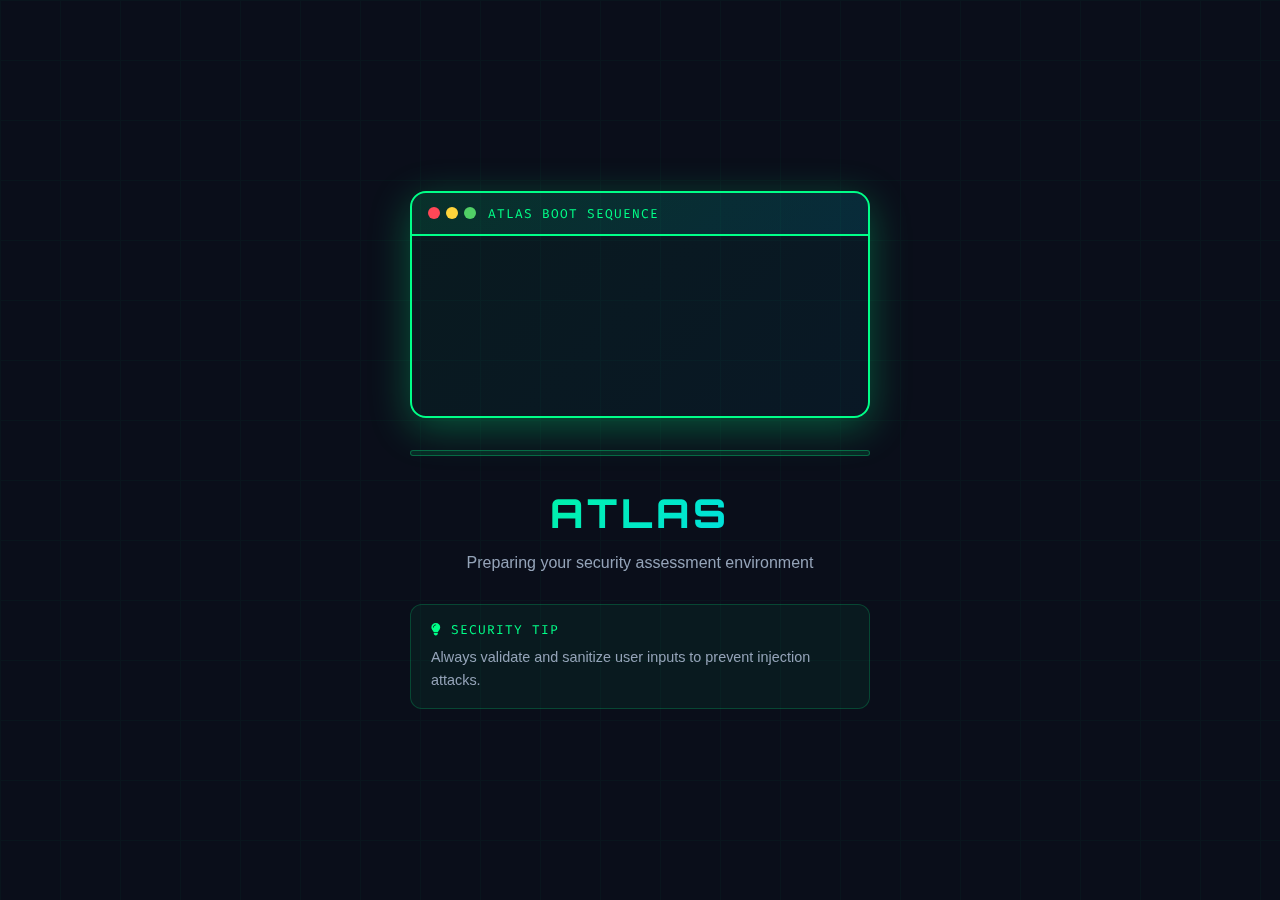
<file: web/loading.html>
<!DOCTYPE html>
<html lang="en">

<head>
    <meta charset="UTF-8">
    <meta name="viewport" content="width=device-width, initial-scale=1.0">
    <title>Loading... | ATLAS</title>
    <link rel="preconnect" href="https://fonts.googleapis.com">
    <link rel="preconnect" href="https://fonts.gstatic.com" crossorigin>
    <link
        href="https://fonts.googleapis.com/css2?family=Fira+Code:wght@400;500;600&family=Orbitron:wght@500;600;700;800&display=swap"
        rel="stylesheet">
    <link rel="stylesheet" href="https://cdnjs.cloudflare.com/ajax/libs/font-awesome/6.4.0/css/all.min.css">
    <style>
        * {
            margin: 0;
            padding: 0;
            box-sizing: border-box;
        }

        body {
            font-family: 'Inter', sans-serif;
            background: #0a0e1a;
            color: #e2e8f0;
            min-height: 100vh;
            display: flex;
            align-items: center;
            justify-content: center;
            overflow: hidden;
        }

        .bg-effects {
            position: fixed;
            top: 0;
            left: 0;
            width: 100%;
            height: 100%;
            pointer-events: none;
        }

        .grid-overlay {
            position: absolute;
            width: 100%;
            height: 100%;
            background-image: linear-gradient(#00ff88 1px, transparent 1px),
                linear-gradient(90deg, #00ff88 1px, transparent 1px);
            background-size: 60px 60px;
            opacity: 0.03;
        }

        .loading-container {
            text-align: center;
            max-width: 500px;
            padding: 20px;
            position: relative;
            z-index: 1;
        }

        /* Terminal */
        .terminal {
            background: linear-gradient(135deg, rgba(0, 255, 136, 0.05), rgba(0, 212, 255, 0.05));
            border: 2px solid #00ff88;
            border-radius: 16px;
            overflow: hidden;
            box-shadow: 0 10px 40px rgba(0, 255, 136, 0.3);
            margin-bottom: 32px;
        }

        .terminal-header {
            background: linear-gradient(135deg, rgba(0, 255, 136, 0.1), rgba(0, 212, 255, 0.1));
            padding: 12px 16px;
            display: flex;
            align-items: center;
            gap: 12px;
            border-bottom: 2px solid #00ff88;
        }

        .terminal-dots {
            display: flex;
            gap: 6px;
        }

        .dot {
            width: 12px;
            height: 12px;
            border-radius: 50%;
        }

        .dot.red {
            background: #ff4757;
        }

        .dot.yellow {
            background: #ffd43b;
        }

        .dot.green {
            background: #51cf66;
        }

        .terminal-title {
            font-family: 'Fira Code', monospace;
            font-size: 0.8rem;
            color: #00ff88;
            letter-spacing: 1px;
        }

        .terminal-body {
            padding: 20px;
            font-family: 'Fira Code', monospace;
            font-size: 0.85rem;
            text-align: left;
            min-height: 180px;
        }

        .terminal-line {
            margin-bottom: 8px;
            opacity: 0;
            animation: fadeIn 0.5s ease forwards;
        }

        .terminal-line:nth-child(1) {
            animation-delay: 0.1s;
        }

        .terminal-line:nth-child(2) {
            animation-delay: 0.4s;
        }

        .terminal-line:nth-child(3) {
            animation-delay: 0.7s;
        }

        .terminal-line:nth-child(4) {
            animation-delay: 1s;
        }

        .terminal-line:nth-child(5) {
            animation-delay: 1.3s;
        }

        @keyframes fadeIn {
            to {
                opacity: 1;
            }
        }

        .prompt {
            color: #00ff88;
        }

        .command {
            color: #e2e8f0;
        }

        .output {
            color: #94a3b8;
            margin-left: 20px;
            display: block;
        }

        .success {
            color: #51cf66;
        }

        .cursor {
            animation: blink 1s infinite;
        }

        @keyframes blink {

            0%,
            50% {
                opacity: 1;
            }

            51%,
            100% {
                opacity: 0;
            }
        }

        /* Progress */
        .progress-container {
            width: 100%;
            height: 6px;
            background: rgba(0, 255, 136, 0.1);
            border-radius: 10px;
            overflow: hidden;
            border: 1px solid rgba(0, 255, 136, 0.3);
            margin-bottom: 32px;
        }

        .progress-bar {
            height: 100%;
            background: linear-gradient(135deg, #00ff88, #00d4ff);
            width: 0%;
            box-shadow: 0 0 20px #00ff88;
            animation: loading 3s ease-in-out forwards;
            border-radius: 10px;
        }

        @keyframes loading {
            0% {
                width: 0%;
            }

            50% {
                width: 60%;
            }

            100% {
                width: 100%;
            }
        }

        /* Logo */
        .logo {
            font-family: 'Orbitron', monospace;
            font-size: 2.5rem;
            font-weight: 800;
            background: linear-gradient(135deg, #00ff88, #00d4ff);
            -webkit-background-clip: text;
            -webkit-text-fill-color: transparent;
            background-clip: text;
            letter-spacing: 4px;
            margin-bottom: 16px;
        }

        .loading-text {
            color: #94a3b8;
            font-size: 1rem;
            margin-bottom: 32px;
        }

        /* Security Tip */
        .security-tip {
            background: rgba(0, 255, 136, 0.05);
            border: 1px solid rgba(0, 255, 136, 0.2);
            border-radius: 12px;
            padding: 16px 20px;
            text-align: left;
        }

        .tip-label {
            font-family: 'Fira Code', monospace;
            font-size: 0.8rem;
            color: #00ff88;
            text-transform: uppercase;
            letter-spacing: 1px;
            margin-bottom: 8px;
        }

        .tip-text {
            color: #94a3b8;
            font-size: 0.9rem;
            line-height: 1.6;
            transition: opacity 0.3s ease;
        }
    </style>
</head>

<body>
    <div class="bg-effects">
        <div class="grid-overlay"></div>
    </div>

    <div class="loading-container">
        <div class="terminal">
            <div class="terminal-header">
                <div class="terminal-dots">
                    <span class="dot red"></span>
                    <span class="dot yellow"></span>
                    <span class="dot green"></span>
                </div>
                <div class="terminal-title">ATLAS BOOT SEQUENCE</div>
            </div>
            <div class="terminal-body">
                <div class="terminal-line">
                    <span class="prompt">atlas@security:~$</span>
                    <span class="command"> ./initialize.sh</span>
                </div>
                <div class="terminal-line">
                    <span class="output">[INFO] Loading security modules...</span>
                </div>
                <div class="terminal-line">
                    <span class="output">[INFO] Initializing vulnerability scanner...</span>
                </div>
                <div class="terminal-line">
                    <span class="output success">[OK] All systems operational</span>
                </div>
                <div class="terminal-line">
                    <span class="prompt">atlas@security:~$</span>
                    <span class="cursor">_</span>
                </div>
            </div>
        </div>

        <div class="progress-container">
            <div class="progress-bar"></div>
        </div>

        <div class="logo">ATLAS</div>
        <p class="loading-text">Preparing your security assessment environment</p>

        <div class="security-tip">
            <div class="tip-label"><i class="fas fa-lightbulb"></i> Security Tip</div>
            <p class="tip-text" id="tip-text">Always validate and sanitize user inputs to prevent injection attacks.</p>
        </div>
    </div>

    <script>
        // Get redirect URL from query parameter
        const urlParams = new URLSearchParams(window.location.search);
        const redirectUrl = urlParams.get('redirect') || '/dashboard';

        // Auto-redirect after 1.5 seconds (enough to see the animation)
        setTimeout(() => {
            window.location.href = redirectUrl;
        }, 1500);

        const tips = [
            "Always validate and sanitize user inputs to prevent injection attacks.",
            "Use HTTPS to encrypt data in transit between clients and servers.",
            "Implement proper authentication and session management.",
            "Keep all software and dependencies up to date with security patches.",
            "Use parameterized queries to prevent SQL injection attacks.",
            "Implement Content Security Policy (CSP) headers to prevent XSS.",
            "Never store sensitive data in client-side storage without encryption.",
            "Use secure password hashing algorithms like bcrypt or Argon2."
        ];

        let tipIndex = 0;
        const tipElement = document.getElementById('tip-text');

        setInterval(() => {
            tipIndex = (tipIndex + 1) % tips.length;
            tipElement.style.opacity = 0;
            setTimeout(() => {
                tipElement.textContent = tips[tipIndex];
                tipElement.style.opacity = 1;
            }, 300);
        }, 4000);
    </script>
</body>

</html>
</file>
